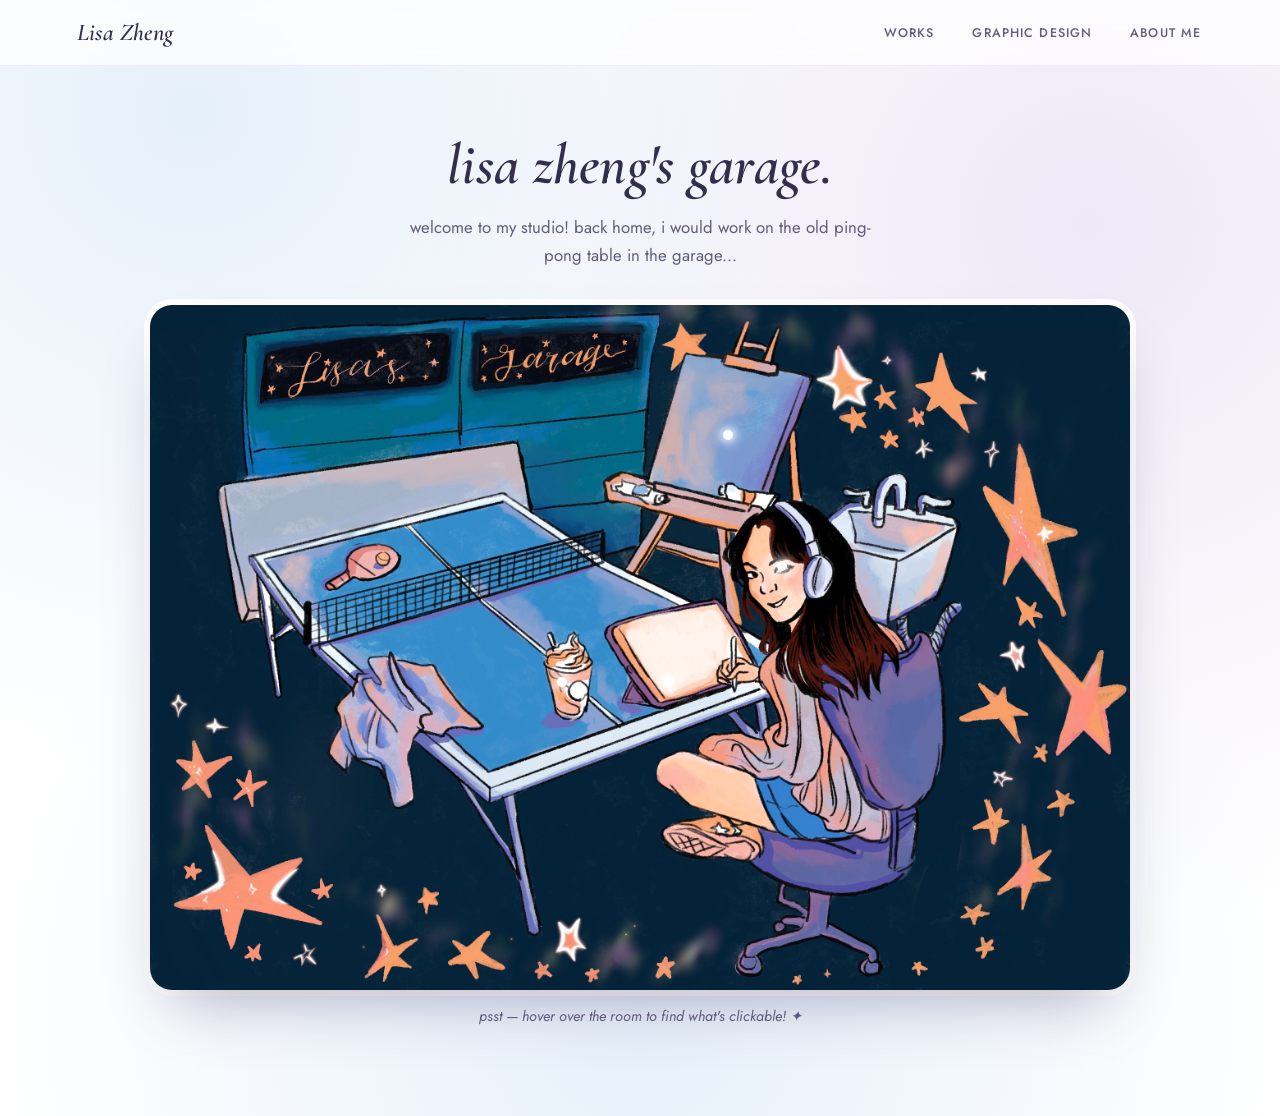
<file: index.html>
<!DOCTYPE html>
<html lang="en">
<head>
<link rel="icon" type="image/svg+xml" href="favicon.png">
<meta charset="UTF-8">
<meta name="viewport" content="width=device-width, initial-scale=1, viewport-fit=cover">
<title>lisa zheng's garage.</title>
<link rel="preconnect" href="https://fonts.googleapis.com">
<link rel="preconnect" href="https://fonts.gstatic.com" crossorigin>
<link href="https://fonts.googleapis.com/css2?family=Cormorant+Garamond:ital,wght@0,400;0,500;0,600;1,500;1,600&family=Jost:wght@300;400;500;600&display=swap" rel="stylesheet">
<link rel="stylesheet" href="css/style.css">
</head>
<body>
<nav>
  <a class="logo" href="index.html">Lisa Zheng</a>
  <div class="navlinks">
    <a href="works.html" class="">Works</a>
    <a href="graphic.html" class="">Graphic Design</a>
    <a href="about.html" class="">About Me</a>
  </div>
</nav>
<main>
  <section>
    <div class="hero">
      <h1>lisa zheng's garage.</h1>
      <p>welcome to my studio! back home, i would work on the old ping-pong table in the garage...</p>
    </div>
    <div class="room-stage">
      <img class="room-img" src="room.jpg" alt="Illustrated studio bedroom scene with an easel, an iPad, a Starbucks drink, and Lisa sketching">
      <a class="hotspot" style="left:50%;top:6%;width:18%;height:26%;" href="works.html"><span class="dot"></span><span class="tag">portfolio</span></a>
      <a class="hotspot" style="left:45%;top:45%;width:16%;height:20%;" href="graphic.html"><span class="dot"></span><span class="tag">graphic design</span></a>
      <a class="hotspot" style="left:37%;top:46%;width:10%;height:18%;" href="starbucks.html"><span class="dot"></span><span class="tag">starbucks drinks I've tried!</span></a>
      <a class="hotspot" style="left:58%;top:28%;width:13%;height:20%;" href="about.html"><span class="dot"></span><span class="tag">about me</span></a>
    </div>
    <div class="room-hint">psst &mdash; hover over the room to find what's clickable! &#10022;</div>
  </section>
</main>
</body>
</html>
</file>
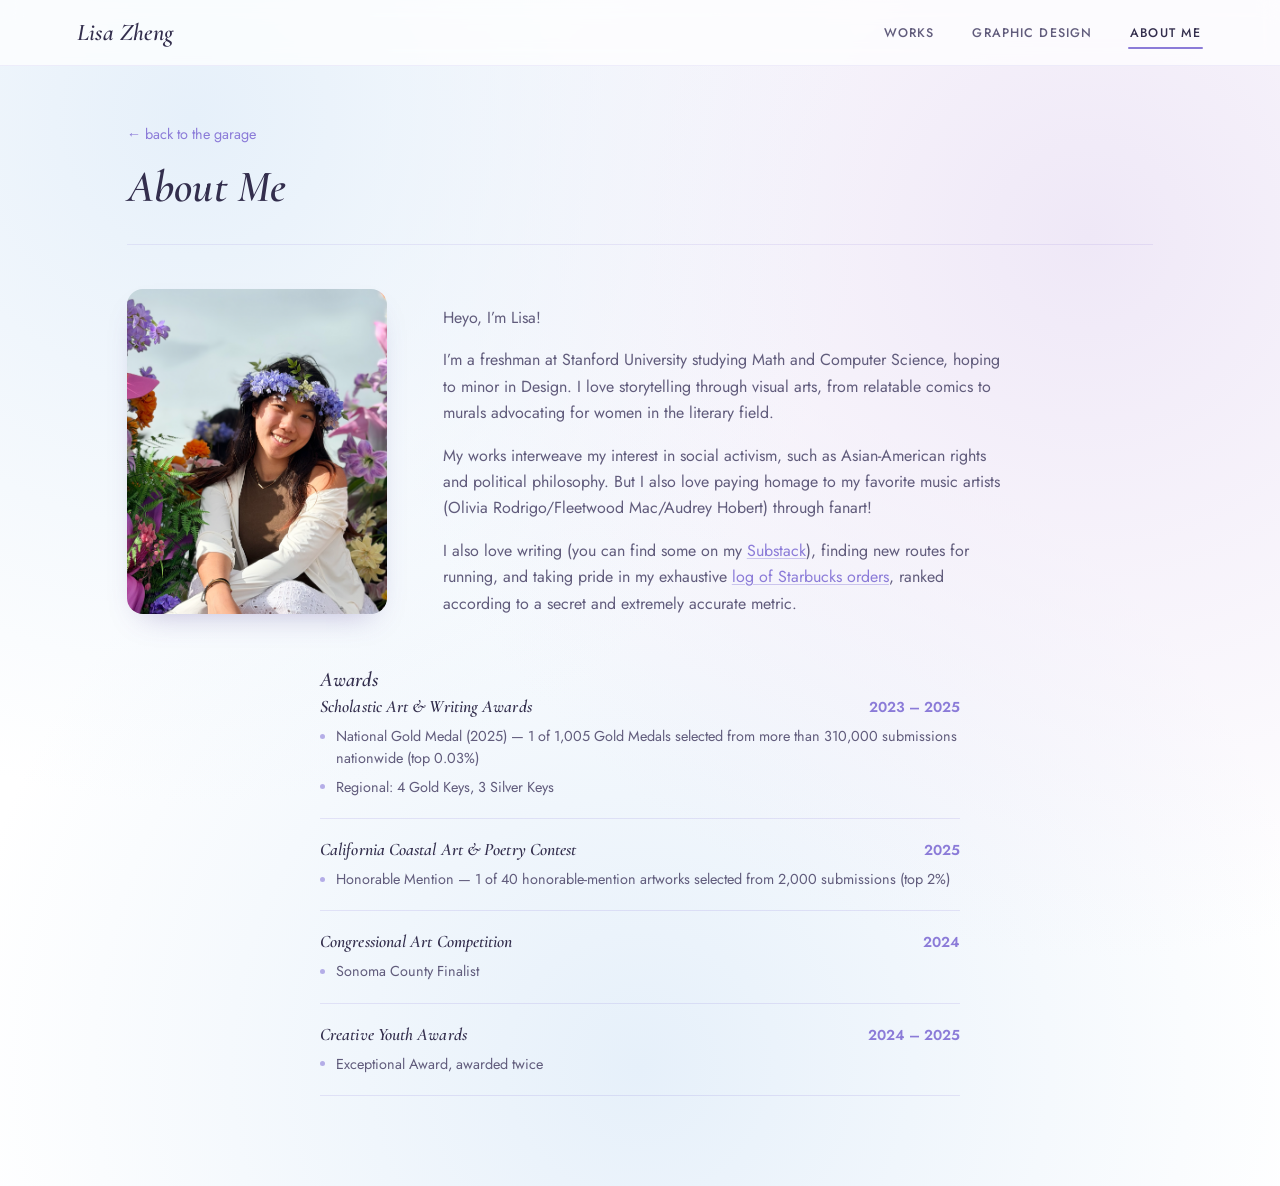
<file: about.html>
<!DOCTYPE html>
<html lang="en">
<head>
<link rel="icon" type="image/svg+xml" href="favicon.png">
<meta charset="UTF-8">
<meta name="viewport" content="width=device-width, initial-scale=1, viewport-fit=cover">
<title>About — Lisa Zheng</title>
<link rel="preconnect" href="https://fonts.googleapis.com">
<link rel="preconnect" href="https://fonts.gstatic.com" crossorigin>
<link href="https://fonts.googleapis.com/css2?family=Cormorant+Garamond:ital,wght@0,400;0,500;0,600;1,500;1,600&family=Jost:wght@300;400;500;600&display=swap" rel="stylesheet">
<link rel="stylesheet" href="css/style.css">
</head>
<body>
<nav>
  <a class="logo" href="index.html">Lisa Zheng</a>
  <div class="navlinks">
    <a href="works.html" class="">Works</a>
    <a href="graphic.html" class="">Graphic Design</a>
    <a href="about.html" class="active">About Me</a>
  </div>
</nav>
<main>
  <div class="section-hero">
  <a class="back" href="index.html">&larr; back to the garage</a>
    <h2>About Me</h2>
  </div>
  <div class="about-wrap">
    <div class="about-photo"><img src="coverphoto.jpeg" alt="Coverphoto"></div>
    <div class="about-text">
      <p>Heyo, I’m Lisa!</p>
      <p>I’m a freshman at Stanford University studying Math and Computer Science, hoping to minor in Design. I love storytelling through visual arts, from relatable comics to murals advocating for women in the literary field.</p>
      <p>My works interweave my interest in social activism, such as Asian-American rights and political philosophy. But I also love paying homage to my favorite music artists (Olivia Rodrigo/Fleetwood Mac/Audrey Hobert) through fanart! </p>
      <p>I also love writing (you can find some on my <a class="inline-link" href="https://open.substack.com/pub/lisazheng">Substack</a>), finding new routes for running, and taking pride in my exhaustive <a class="inline-link" href="starbucks.html">log of Starbucks orders</a>, ranked according to a secret and extremely accurate metric.</p>
    </div>
  </div>
  <h3 class="list-heading">Awards</h3>
  <div class="awards-list">
    <div class="award-item">
      <div class="award-head">
        <h3>Scholastic Art & Writing Awards</h3>
        <span class="award-year">2023 – 2025</span>
      </div>
      <ul class="award-details">
        <li>National Gold Medal (2025) — 1 of 1,005 Gold Medals selected from more than 310,000 submissions nationwide (top 0.03%)</li>
        <li>Regional: 4 Gold Keys, 3 Silver Keys</li>
      </ul>
    </div>
    <div class="award-item">
      <div class="award-head">
        <h3>California Coastal Art & Poetry Contest</h3>
        <span class="award-year">2025</span>
      </div>
      <ul class="award-details">
        <li>Honorable Mention — 1 of 40 honorable-mention artworks selected from 2,000 submissions (top 2%)</li>
      </ul>
    </div>
    <div class="award-item">
      <div class="award-head">
        <h3>Congressional Art Competition</h3>
        <span class="award-year">2024</span>
      </div>
      <ul class="award-details">
        <li>Sonoma County Finalist</li>
      </ul>
    </div>
    <div class="award-item">
      <div class="award-head">
        <h3>Creative Youth Awards</h3>
        <span class="award-year">2024 – 2025</span>
      </div>
      <ul class="award-details">
        <li>Exceptional Award, awarded twice</li>
      </ul>
    </div>
  </div>
</main>
</body>
</html>
</file>
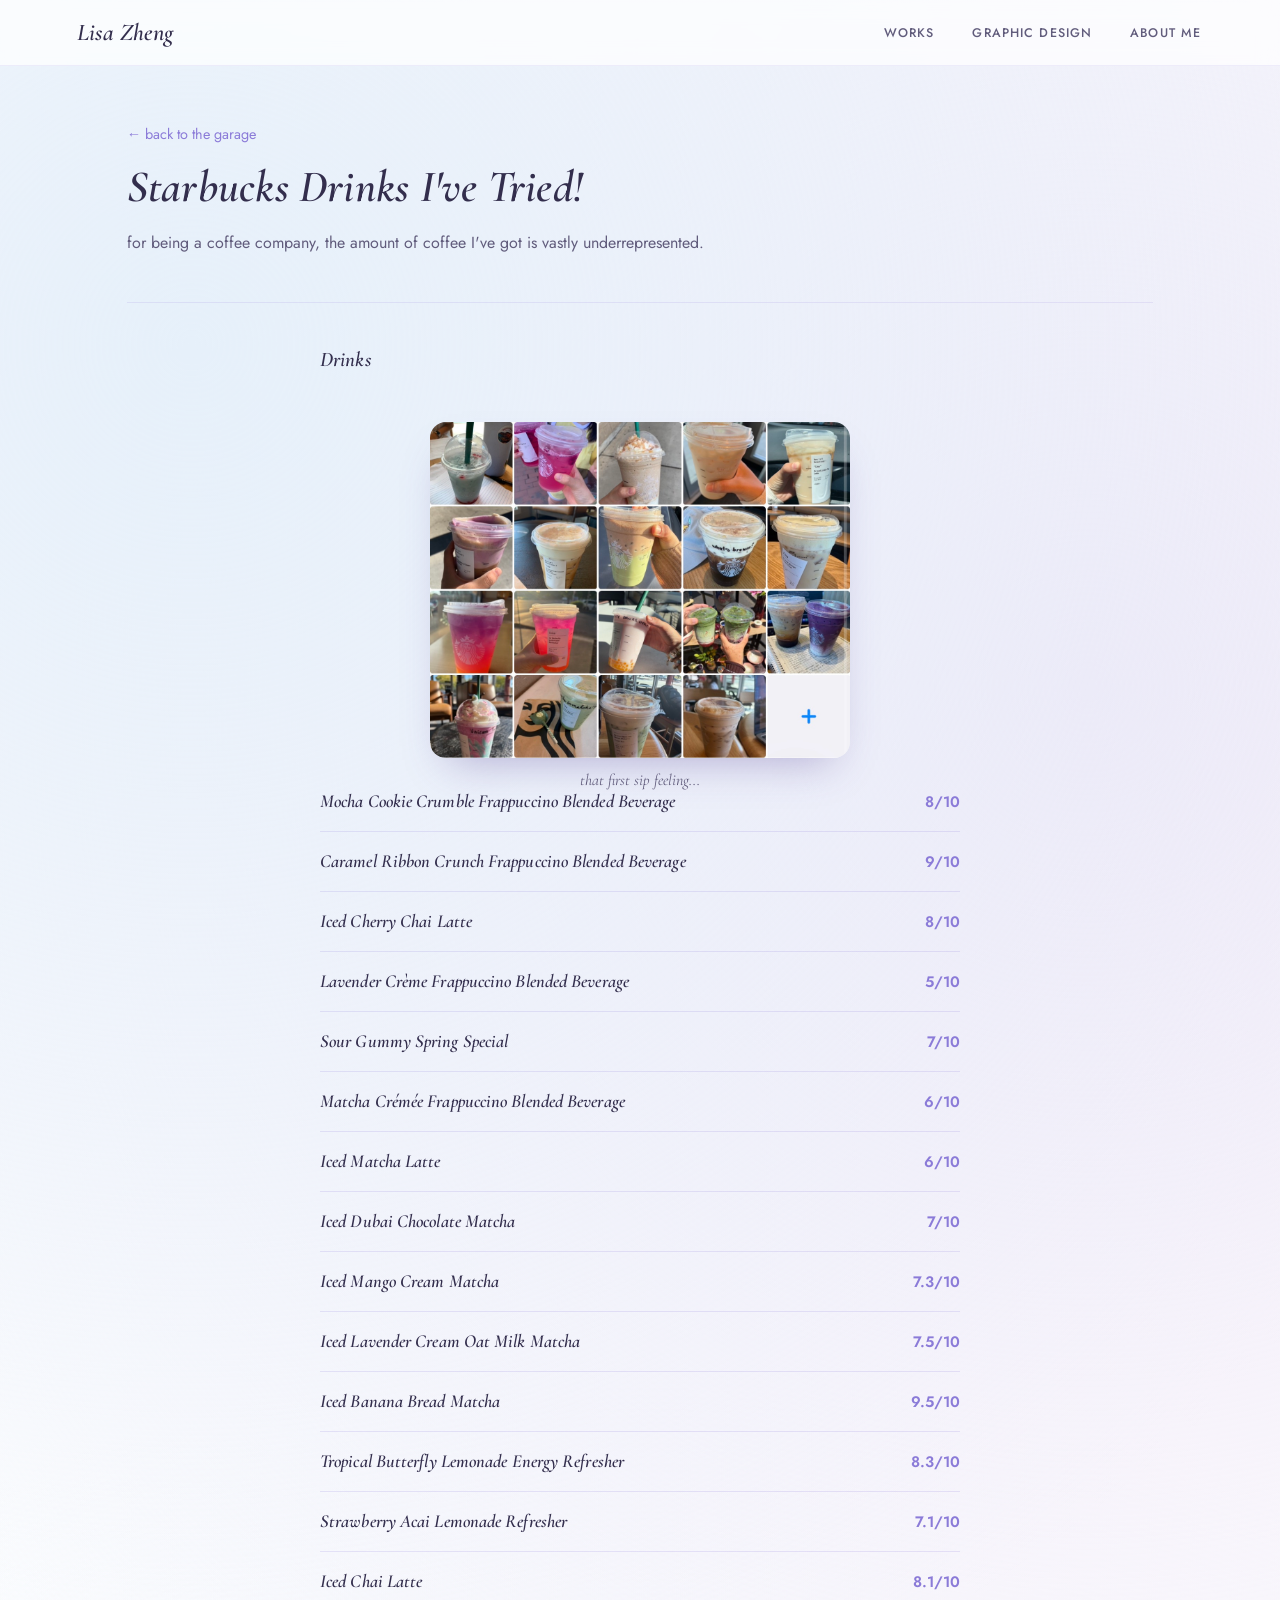
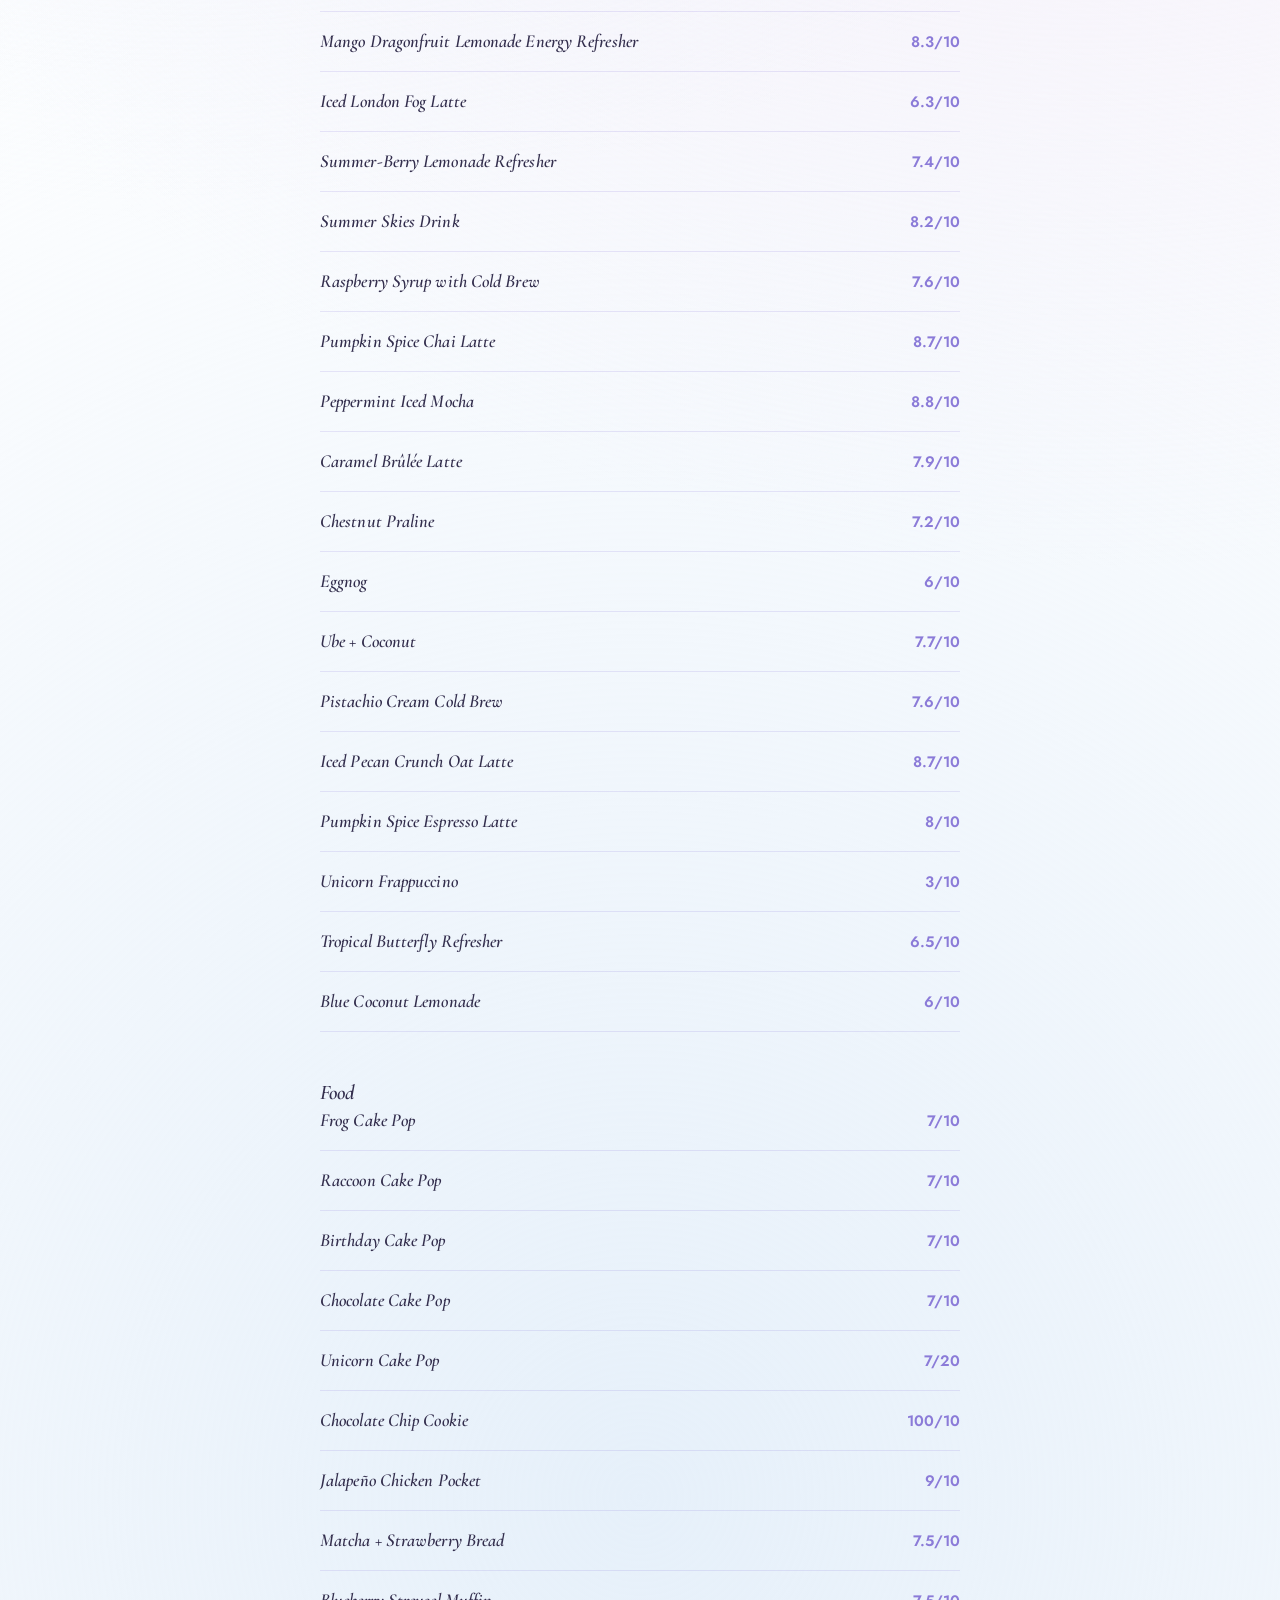
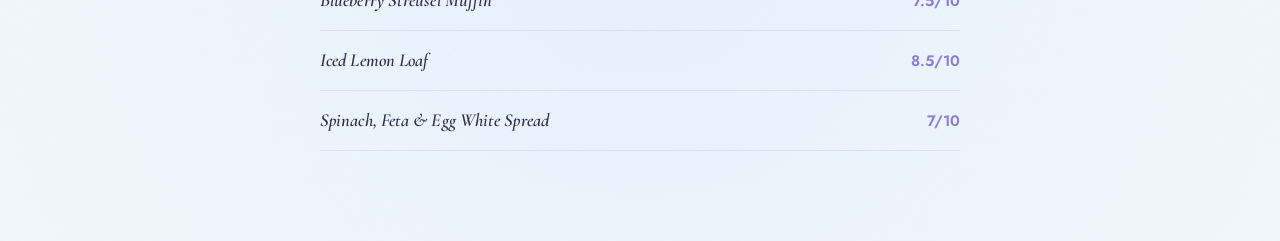
<file: starbucks.html>
<!DOCTYPE html>
<html lang="en">
<head>
<link rel="icon" type="image/svg+xml" href="favicon.png">
<meta charset="UTF-8">
<meta name="viewport" content="width=device-width, initial-scale=1, viewport-fit=cover">
<title>Starbucks Drinks I've Tried! — Lisa Zheng</title>
<link rel="preconnect" href="https://fonts.googleapis.com">
<link rel="preconnect" href="https://fonts.gstatic.com" crossorigin>
<link href="https://fonts.googleapis.com/css2?family=Cormorant+Garamond:ital,wght@0,400;0,500;0,600;1,500;1,600&family=Jost:wght@300;400;500;600&display=swap" rel="stylesheet">
<link rel="stylesheet" href="css/style.css">
</head>
<body>
<nav>
  <a class="logo" href="index.html">Lisa Zheng</a>
  <div class="navlinks">
    <a href="works.html" class="">Works</a>
    <a href="graphic.html" class="">Graphic Design</a>
    <a href="about.html" class="">About Me</a>
  </div>
</nav>
<main>
  <div class="section-hero">
  <a class="back" href="index.html">&larr; back to the garage</a>
    <h2>Starbucks Drinks I've Tried!</h2>
    <p>for being a coffee company, the amount of coffee I've got is vastly underrepresented.</p>
  </div>
  <h3 class="list-heading">Drinks</h3>
  <figure class="drink-photo">
    <img src="starbucks.jpg" alt="starbucks">
    <figcaption>that first sip feeling...</figcaption>
  </figure>
  <div class="drink-list">
    <div class="drink-row">
      <h3>Mocha Cookie Crumble Frappuccino Blended Beverage</h3>
      <span class="drink-rating">8/10</span>
    </div>
    <div class="drink-row">
      <h3>Caramel Ribbon Crunch Frappuccino Blended Beverage</h3>
      <span class="drink-rating">9/10</span>
    </div>
    <div class="drink-row">
      <h3>Iced Cherry Chai Latte</h3>
      <span class="drink-rating">8/10</span>
    </div>
    <div class="drink-row">
      <h3>Lavender Crème Frappuccino Blended Beverage</h3>
      <span class="drink-rating">5/10</span>
    </div>
    <div class="drink-row">
      <h3>Sour Gummy Spring Special</h3>
      <span class="drink-rating">7/10</span>
    </div>
    <div class="drink-row">
      <h3>Matcha Crémée Frappuccino Blended Beverage</h3>
      <span class="drink-rating">6/10</span>
    </div>
    <div class="drink-row">
      <h3>Iced Matcha Latte</h3>
      <span class="drink-rating">6/10</span>
    </div>
    <div class="drink-row">
      <h3>Iced Dubai Chocolate Matcha</h3>
      <span class="drink-rating">7/10</span>
    </div>
    <div class="drink-row">
      <h3>Iced Mango Cream Matcha</h3>
      <span class="drink-rating">7.3/10</span>
    </div>
    <div class="drink-row">
      <h3>Iced Lavender Cream Oat Milk Matcha</h3>
      <span class="drink-rating">7.5/10</span>
    </div>
    <div class="drink-row">
      <h3>Iced Banana Bread Matcha</h3>
      <span class="drink-rating">9.5/10</span>
    </div>
    <div class="drink-row">
      <h3>Tropical Butterfly Lemonade Energy Refresher</h3>
      <span class="drink-rating">8.3/10</span>
    </div>
    <div class="drink-row">
      <h3>Strawberry Acai Lemonade Refresher</h3>
      <span class="drink-rating">7.1/10</span>
    </div>
    <div class="drink-row">
      <h3>Iced Chai Latte</h3>
      <span class="drink-rating">8.1/10</span>
    </div>
    <div class="drink-row">
      <h3>Mango Dragonfruit Lemonade Energy Refresher</h3>
      <span class="drink-rating">8.3/10</span>
    </div>
    <div class="drink-row">
      <h3>Iced London Fog Latte</h3>
      <span class="drink-rating">6.3/10</span>
    </div>
    <div class="drink-row">
      <h3>Summer-Berry Lemonade Refresher</h3>
      <span class="drink-rating">7.4/10</span>
    </div>
    <div class="drink-row">
      <h3>Summer Skies Drink</h3>
      <span class="drink-rating">8.2/10</span>
    </div>
    <div class="drink-row">
      <h3>Raspberry Syrup with Cold Brew</h3>
      <span class="drink-rating">7.6/10</span>
    </div>
    <div class="drink-row">
      <h3>Pumpkin Spice Chai Latte</h3>
      <span class="drink-rating">8.7/10</span>
    </div>
    <div class="drink-row">
      <h3>Peppermint Iced Mocha</h3>
      <span class="drink-rating">8.8/10</span>
    </div>
    <div class="drink-row">
      <h3>Caramel Brûlée Latte</h3>
      <span class="drink-rating">7.9/10</span>
    </div>
    <div class="drink-row">
      <h3>Chestnut Praline</h3>
      <span class="drink-rating">7.2/10</span>
    </div>
    <div class="drink-row">
      <h3>Eggnog</h3>
      <span class="drink-rating">6/10</span>
    </div>
    <div class="drink-row">
      <h3>Ube + Coconut</h3>
      <span class="drink-rating">7.7/10</span>
    </div>
    <div class="drink-row">
      <h3>Pistachio Cream Cold Brew</h3>
      <span class="drink-rating">7.6/10</span>
    </div>
    <div class="drink-row">
      <h3>Iced Pecan Crunch Oat Latte</h3>
      <span class="drink-rating">8.7/10</span>
    </div>
    <div class="drink-row">
      <h3>Pumpkin Spice Espresso Latte</h3>
      <span class="drink-rating">8/10</span>
    </div>
    <div class="drink-row">
      <h3>Unicorn Frappuccino</h3>
      <span class="drink-rating">3/10</span>
    </div>
    <div class="drink-row">
      <h3>Tropical Butterfly Refresher</h3>
      <span class="drink-rating">6.5/10</span>
    </div>
    <div class="drink-row">
      <h3>Blue Coconut Lemonade</h3>
      <span class="drink-rating">6/10</span>
    </div>
  </div>
  <h3 class="list-heading">Food</h3>
  <div class="drink-list">
    <div class="drink-row">
      <h3>Frog Cake Pop</h3>
      <span class="drink-rating">7/10</span>
    </div>
    <div class="drink-row">
      <h3>Raccoon Cake Pop</h3>
      <span class="drink-rating">7/10</span>
    </div>
    <div class="drink-row">
      <h3>Birthday Cake Pop</h3>
      <span class="drink-rating">7/10</span>
    </div>
    <div class="drink-row">
      <h3>Chocolate Cake Pop</h3>
      <span class="drink-rating">7/10</span>
    </div>
    <div class="drink-row">
      <h3>Unicorn Cake Pop</h3>
      <span class="drink-rating">7/20</span>
    </div>
    <div class="drink-row">
      <h3>Chocolate Chip Cookie</h3>
      <span class="drink-rating">100/10</span>
    </div>
    <div class="drink-row">
      <h3>Jalapeño Chicken Pocket</h3>
      <span class="drink-rating">9/10</span>
    </div>
    <div class="drink-row">
      <h3>Matcha + Strawberry Bread</h3>
      <span class="drink-rating">7.5/10</span>
    </div>
    <div class="drink-row">
      <h3>Blueberry Streusel Muffin</h3>
      <span class="drink-rating">7.5/10</span>
    </div>
    <div class="drink-row">
      <h3>Iced Lemon Loaf</h3>
      <span class="drink-rating">8.5/10</span>
    </div>
    <div class="drink-row">
      <h3>Spinach, Feta & Egg White Spread</h3>
      <span class="drink-rating">7/10</span>
    </div>
  </div>
</main>
</body>
</html>
</file>
<file: css/style.css>
:root{
  --white:#ffffff; --blue:#e6f0fa; --blue-deep:#c3dcf2;
  --purple:#efe8f7; --purple-deep:#d9c9ef;
  --ink:#332e4d; --ink-soft:#615c7c;
  --accent:#8b7bd8; --accent-2:#6fa8dc; --paper:#fffefc;
  box-sizing:border-box;
  padding-top:env(safe-area-inset-top,0px);
  padding-bottom:env(safe-area-inset-bottom,0px);
}
*{box-sizing:border-box;}
html{scroll-padding-top:env(safe-area-inset-top,0px);background:var(--white);}
body{
  margin:0;
  font-family:'Jost',sans-serif;color:var(--ink);
  background:
    radial-gradient(circle at 15% 10%, var(--blue) 0%, transparent 45%),
    radial-gradient(circle at 85% 20%, var(--purple) 0%, transparent 50%),
    radial-gradient(circle at 50% 90%, var(--blue) 0%, transparent 55%),
    var(--white);
  min-height:100vh;overflow-x:hidden;
}

h1,h2,h3{font-family:'Cormorant Garamond',serif;font-style:italic;font-weight:600;margin:0;letter-spacing:0.005em;}
p{line-height:1.65;color:var(--ink-soft);}
a{color:inherit;text-decoration:none;}
img,svg{max-width:100%;}

nav{
  position:sticky;top:env(safe-area-inset-top,0px);z-index:50;
  display:flex;align-items:center;justify-content:space-between;
  padding:18px 6vw;background:rgba(255,255,255,.72);backdrop-filter:blur(10px);
  border-bottom:1px solid rgba(139,123,216,.12);
}
.logo{font-family:'Cormorant Garamond',serif;font-style:italic;font-weight:600;font-size:1.5rem;letter-spacing:0.01em;}
.navlinks{display:flex;gap:clamp(14px,3vw,34px);font-size:.78rem;letter-spacing:.09em;text-transform:uppercase;font-weight:500;}
.navlinks a{position:relative;padding:4px 2px;color:var(--ink-soft);transition:color .25s;}
.navlinks a::after{content:'';position:absolute;left:0;bottom:-3px;width:0;height:2px;background:var(--accent);border-radius:2px;transition:width .3s ease;}
.navlinks a.active,.navlinks a:hover{color:var(--ink);}
.navlinks a.active::after,.navlinks a:hover::after{width:100%;}

main{max-width:1180px;margin:0 auto;padding:0 6vw 90px;}

/* HOME */
.hero{padding:64px 0 10px;text-align:center;}
.hero h1{font-size:clamp(2.3rem,6vw,3.6rem);}
.hero p{max-width:480px;margin:14px auto 0;font-size:1.05rem;}

.room-stage{
  position:relative;width:100%;max-width:980px;margin:26px auto 10px;
  border-radius:22px;overflow:hidden;
  box-shadow:0 30px 60px -24px rgba(60,50,100,.4), 0 0 0 6px var(--paper);
}
.room-img{width:100%;display:block;}
.hotspot{
  position:absolute;border:none;padding:0;cursor:pointer;border-radius:18px;
  background:rgba(255,255,255,0);box-shadow:0 0 0 0 rgba(139,123,216,0);
  transition:background .35s ease, box-shadow .35s ease;
}
.hotspot:hover,.hotspot:focus-visible{
  background:rgba(255,255,255,.16);
  box-shadow:0 0 0 3px rgba(255,255,255,.45), 0 0 34px 8px rgba(139,123,216,.5);
  outline:none;
}
.hotspot .dot{
  position:absolute;top:50%;left:50%;width:10px;height:10px;margin:-5px 0 0 -5px;
  background:#fff;border-radius:50%;box-shadow:0 0 10px 3px rgba(255,255,255,.9);
  animation:pulse 2.4s ease-in-out infinite;
}
.hotspot:hover .dot,.hotspot:focus-visible .dot{opacity:0;}
@keyframes pulse{0%,100%{opacity:.85;transform:translate(-50%,-50%) scale(1);}50%{opacity:.25;transform:translate(-50%,-50%) scale(1.6);}}
.hotspot .tag{
  position:absolute;bottom:100%;left:50%;transform:translateX(-50%) translateY(8px);
  background:var(--paper);color:var(--ink);font-family:'Cormorant Garamond',serif;font-style:italic;font-weight:600;
  padding:6px 18px;border-radius:20px;font-size:1rem;white-space:nowrap;
  opacity:0;pointer-events:none;transition:opacity .25s ease, transform .25s ease;
  box-shadow:0 10px 22px -10px rgba(90,70,150,.45);
}
.hotspot:hover .tag,.hotspot:focus-visible .tag{opacity:1;transform:translateX(-50%) translateY(-6px);}
.room-hint{text-align:center;font-size:.9rem;color:var(--ink-soft);margin-top:16px;font-style:italic;}

/* SECTION PAGES */
.section-hero{padding:56px 0 30px;border-bottom:1px solid rgba(139,123,216,.15);margin-bottom:44px;}
.section-hero h2{font-size:clamp(2rem,4.5vw,2.8rem);}
.back{display:inline-flex;align-items:center;gap:6px;font-size:.9rem;color:var(--accent);cursor:pointer;margin-bottom:16px;}
.back:hover{text-decoration:underline;}

.grid{display:grid;grid-template-columns:repeat(auto-fill,minmax(240px,1fr));gap:30px;}
.piece{background:var(--paper);border-radius:14px;padding:14px;box-shadow:0 8px 20px -14px rgba(90,70,150,.3);transition:transform .3s;}
.piece:hover{transform:translateY(-4px);}
.piece-thumb{border-radius:9px;aspect-ratio:1/1;overflow:hidden;background:var(--blue);}
.piece-thumb img{width:100%;height:100%;object-fit:cover;display:block;}
.piece h3{font-size:1.05rem;margin-top:12px;}
.piece p{font-size:.88rem;margin-top:2px;}
.piece[role="button"]{cursor:pointer;}
.piece[role="button"]:focus-visible{outline:2px solid var(--accent);outline-offset:3px;}

/* MODAL (click-to-expand on a piece) */
.modal-overlay{
  position:fixed;inset:0;background:rgba(51,46,77,.55);backdrop-filter:blur(4px);
  display:flex;align-items:center;justify-content:center;padding:6vh 5vw;
  opacity:0;pointer-events:none;transition:opacity .3s ease;z-index:100;
}
.modal-overlay.active{opacity:1;pointer-events:auto;}
.modal-box{
  background:var(--paper);border-radius:20px;max-width:620px;width:100%;max-height:88vh;
  overflow-y:auto;padding:30px;position:relative;
  box-shadow:0 40px 80px -20px rgba(60,50,100,.5);
  transform:translateY(16px) scale(.97);transition:transform .3s ease;
}
.modal-overlay.active .modal-box{transform:translateY(0) scale(1);}
.modal-close{
  position:absolute;top:12px;right:14px;background:none;border:none;
  font-size:1.8rem;line-height:1;cursor:pointer;color:var(--ink-soft);
  font-family:'Jost',sans-serif;padding:4px 8px;border-radius:50%;transition:color .2s,background .2s;
}
.modal-close:hover{color:var(--ink);background:var(--blue);}
.modal-image{
  border-radius:14px;overflow:hidden;background:var(--blue);margin-bottom:20px;
  display:flex;align-items:center;justify-content:center;max-height:60vh;
}
.modal-image img{max-width:100%;max-height:60vh;width:auto;height:auto;object-fit:contain;display:block;}
#modal-title{font-size:1.6rem;margin-bottom:10px;}
#modal-desc{font-size:.95rem;}

/* AWARDS */
.awards-list{max-width:640px;margin:0 auto;}
.award-item{padding:20px 0;border-bottom:1px solid rgba(139,123,216,.18);}
.award-item:first-child{padding-top:0;}
.award-head{display:flex;align-items:baseline;justify-content:space-between;gap:16px;}
.award-head h3{font-size:1.1rem;}
.award-year{font-family:'Jost',sans-serif;font-weight:600;color:var(--accent);font-size:.9rem;white-space:nowrap;}
.award-details{list-style:none;margin:8px 0 0;padding:0;}
.award-details li{
  font-size:.9rem;color:var(--ink-soft);line-height:1.55;margin-top:6px;
  padding-left:16px;position:relative;
}
.award-details li::before{
  content:'';position:absolute;left:0;top:.6em;width:5px;height:5px;
  border-radius:50%;background:var(--accent);opacity:.6;
}
/* STARBUCKS: text list + single photo */
.list-heading{
  max-width:640px;margin:48px auto 4px;font-size:1.3rem;
}
.list-heading:first-of-type{margin-top:36px;}

.drink-list{max-width:640px;margin:0 auto;}
.drink-row{
  display:flex;align-items:baseline;justify-content:space-between;gap:16px;
  padding:18px 0;border-bottom:1px solid rgba(139,123,216,.18);
}
.drink-row:first-child{padding-top:0;}
.drink-row h3{font-size:1.15rem;}
.drink-rating{font-family:'Jost',sans-serif;font-weight:600;color:var(--accent);font-size:.95rem;white-space:nowrap;}

.drink-photo{max-width:420px;margin:50px auto 0;text-align:center;}
.drink-photo img{width:100%;border-radius:16px;box-shadow:0 20px 40px -18px rgba(90,70,150,.4);display:block;}
.drink-photo figcaption{margin-top:12px;font-family:'Cormorant Garamond',serif;font-style:italic;color:var(--ink-soft);font-size:1rem;}

.about-wrap{display:flex;gap:56px;flex-wrap:wrap;align-items:flex-start;}
.about-photo{flex:0 0 260px;aspect-ratio:4/5;border-radius:16px;overflow:hidden;box-shadow:0 14px 30px -16px rgba(90,70,150,.4);}
.about-photo img{width:100%;height:100%;object-fit:cover;display:block;}
.about-text{flex:1 1 320px;max-width:560px;}
.about-text p{margin-bottom:14px;}
.chips{display:flex;flex-wrap:wrap;gap:8px;margin-top:18px;}
.chip{background:var(--blue);color:var(--ink);font-size:.82rem;padding:6px 14px;border-radius:20px;}
.inline-link{color:var(--accent);text-decoration:underline;text-decoration-color:rgba(139,123,216,.4);text-underline-offset:2px;}
.inline-link:hover{text-decoration-color:var(--accent);}

@media(max-width:760px){ .about-wrap{gap:30px;} }
</file>
